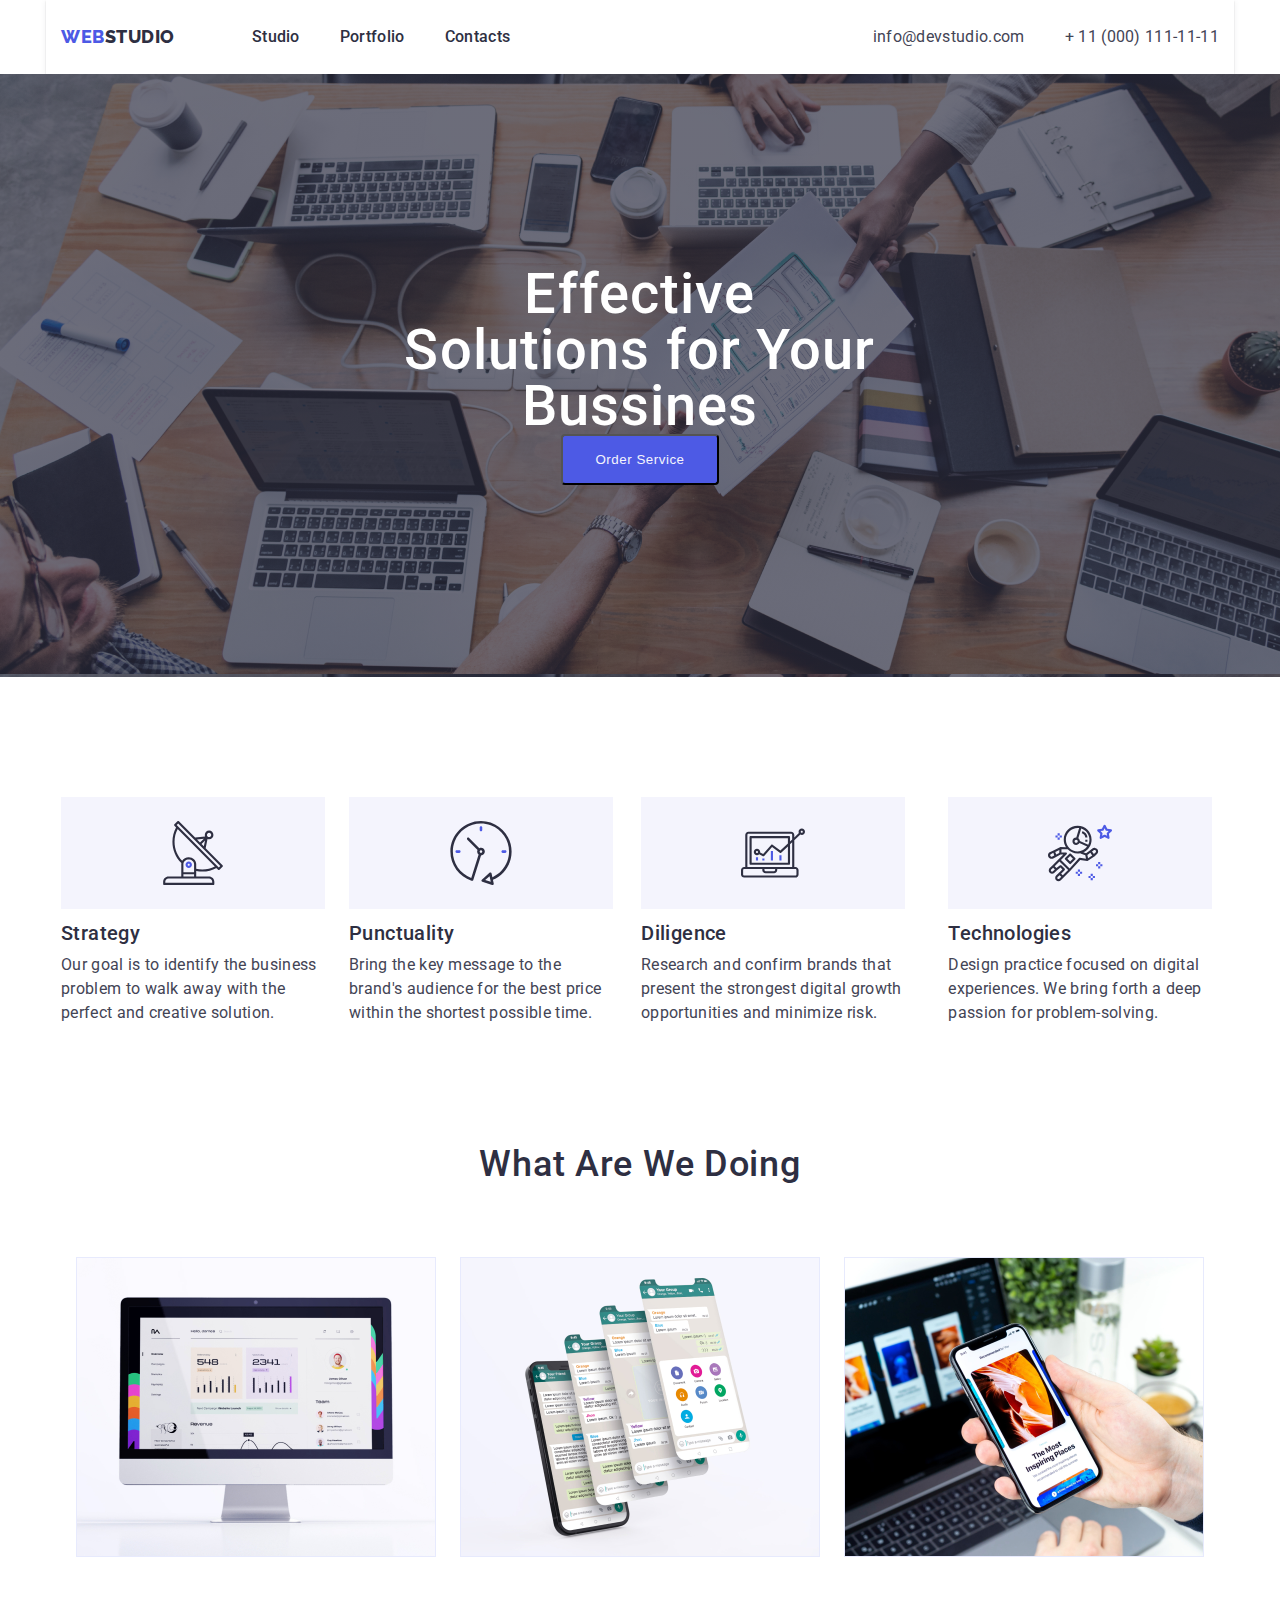
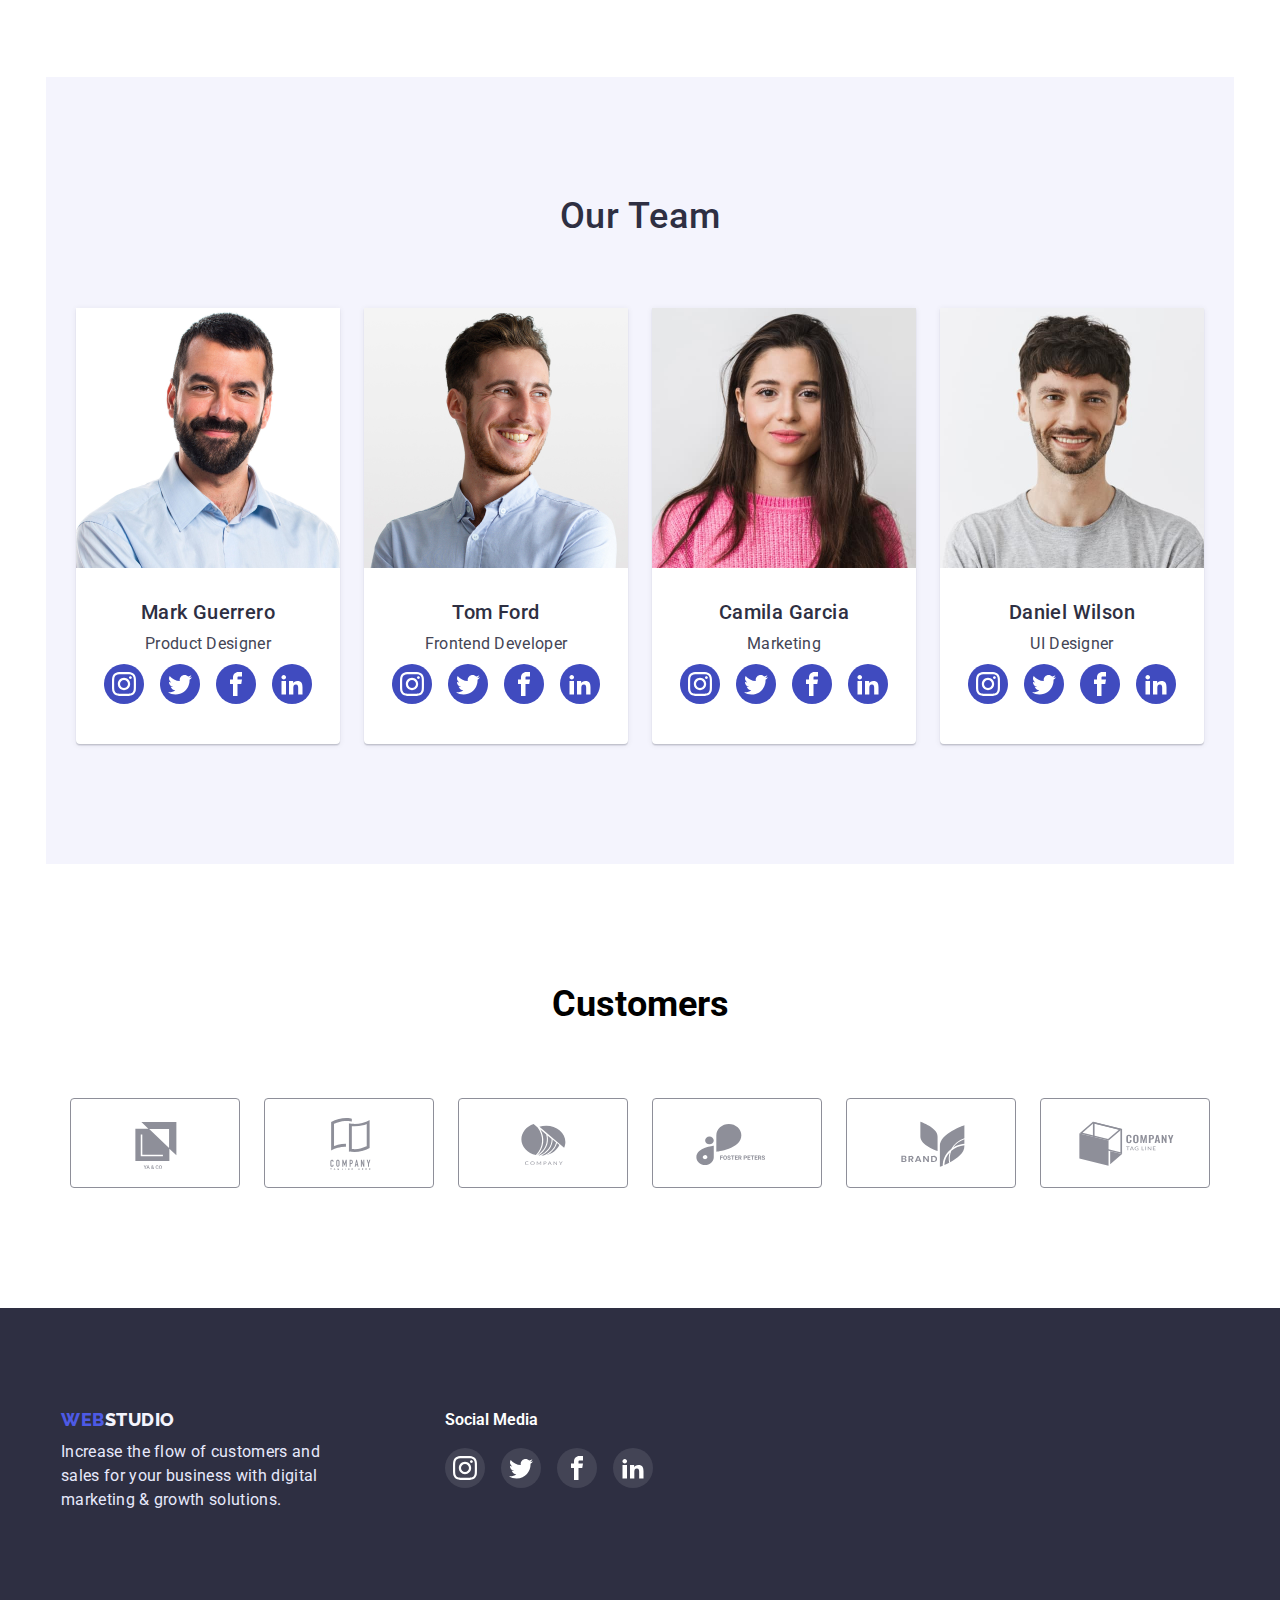
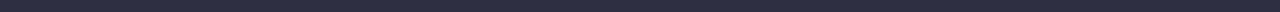
<file: index.html>
<!DOCTYPE html>
<html lang="en">
<head>
    <meta charset="UTF-8">
    <meta http-equiv="X-UA-Compatible" content="IE=edge">
    <meta name="viewport" content="width=device-width, initial-scale=1.0">
<link rel="preconnect" href="https://fonts.googleapis.com">
<link rel="preconnect" href="https://fonts.gstatic.com" crossorigin>
<link href="https://fonts.googleapis.com/css2?family=Raleway:wght@800&family=Roboto:wght@400;500;700&display=swap"
    rel="stylesheet">
    <link href="https://cdnjs.cloudflare.com/ajax/libs/modern-normalize/1.1.0/modern-normalize.min.css">
    <link rel="stylesheet" href="./styles.css">
    <title>WebStudio</title>
</head>
<body>
    <header class="container" class="header">
        <div>
            <nav class="nav_style" style="list-style:none;">
                <a class="webstudio" href="index.html"><span class="web">WEB</span>STUDIO</a>
        </div>
        <ul class="nav_link">
            <li class="list"><a class="nav" href="index.html">Studio</a></li>
            <li class="list"><a class="nav" href="portfolio.html">Portfolio</a></li>
            <li class="list"><a class="nav" href="">Contacts</a></li>
        </ul>
        </nav>
        <ul class="cont_ul">
            <li class="listcont"><a class="cont" href="mailto:info@devstudio.com">info@devstudio.com</a></li>
            <li class="listcont"><a class="cont" href="tel:+110001111111">+ 11 (000) 111-11-11</a></li>
        </ul>
    </header>
    <main>
        <section class="service_order">
            <h1 class="solut">Effective Solutions for Your Bussines</h1>
            <button class="button_order" type="button">Order Service</button>
        </section>
        <section class="pecu">
            <div  class="container">
        <h2 hidden>peculiarities</h2>
            <ul class="char_ul">
                <li class="listchar">
                    <a href="">
                    <div>
                        <svg class="char_svg">
                            <use href="./images/sprite.svg#icon-image"></use>
                        </svg>
                    </div>
                    </a>
                    <h3 class="char_header">Strategy</h3>
                    <p class="char">Our goal is to identify the business
                    problem to walk away with the perfect and creative solution.</p>
                </li>
                <li class="listchar">
                        <a href="">
                    <div>
                        <svg class="char_svg">
                            <use href="./images/sprite.svg#icon-image1"></use>
                        </svg>
                    </div>
                </a>
                    <h3 class="char_header">Punctuality</h3>
                    <p class="char">Bring the key message to the brand's audience for the best price within the shortest possible time.</p>
                </li>
                <li class="listchar">
                <a href="">
                    <div>
                        <svg class="char_svg">
                            <use href="./images/sprite.svg#icon-image2"></use>
                        </svg>
                    </div>
                </a>
                    <h3 class="char_header">Diligence</h3>
                    <p class="char">Research and confirm brands that present the strongest digital growth opportunities and minimize risk.</p>
                </li>
                <li class="listchar">
                    <a href="">
                    <div>
                        <svg class="char_svg">
                            <use href="./images/sprite.svg#icon-image3"></use>
                        </svg>
                    </div>
                </a>
                    <h3 class="char_header">Technologies</h3>
                    <p class="char">Design practice focused on digital experiences. We bring forth a deep passion for problem-solving.</p>
                </li>
            </ul> 
            </div>
        </section>
        <section class="wawd_section">
            <div class="container" >
            <h2 class="wawd">What Are We Doing</h2>
            <ul class="wawd_ul" style="list-style: none;">
            <li class="wawd_img"><img src="images/image.jpg" alt="computer" width="360" height="300"></li>
            <li class="wawd_img"><img src="images/image(1).jpg" alt="phone" width="360" height="300"></li>
            <li class="wawd_img"><img src="images/image(2).jpg" alt="information in phone" width="360" height="300"></li>
            </ul>
            </div>
        </section>
        <section class="ot_section">
        <div class="container_ot">
            <h2 class="ot">Our Team</h2>
            <ul class="teamates" style="list-style: none;">
            <li class="teamates_box"><img src="images/image(3).jpg" alt="man" width="264" height="260"><div class="teametes_div">
                <h3 class="teamate_name">Mark Guerrero</h3><p class="teamate_prof">Product Designer</p>
                <div>
                    <ul class="four_svg">
                        <li class="svg_li">
                            <a class="ot_a" href=""><svg>
                                <use href="./images/sprite.svg#icon-instagram"></use>
                            </svg></a>
                        </li>
                        <li class="svg_li">
                            <a class="ot_a" href=""><svg>
                                <use href="./images/sprite.svg#icon-twitter"></use>
                            </svg></a>
                        </li>
                        <li class="svg_li">
                            <a class="ot_a" href=""><svg>
                                <use href="./images/sprite.svg#icon-facebook"></use>
                            </svg></a>
                        </li>
                        <li class="svg_li">
                            <a class="ot_a" href=""><svg>
                                <use href="./images/sprite.svg#icon-linkedin2"></use>
                            </svg></a>
                        </li>
                </ul>
                </div></li>
            <li class="teamates_box"><img src="images/image(4).jpg" alt="man" width="264" height="260"><div class="teametes_div">
                <h3 class="teamate_name">Tom Ford</h3><p class="teamate_prof">Frontend Developer</p>
                <div>
                    <ul class="four_svg">
                        <li class="svg_li">
                            <a class="ot_a" href=""><svg>
                                    <use href="./images/sprite.svg#icon-instagram"></use>
                                </svg></a>
                        </li>
                        <li class="svg_li">
                            <a class="ot_a" href=""><svg>
                                    <use href="./images/sprite.svg#icon-twitter"></use>
                                </svg></a>
                        </li>
                        <li class="svg_li">
                            <a class="ot_a" href=""><svg>
                                    <use href="./images/sprite.svg#icon-facebook"></use>
                                </svg></a>
                        </li>
                        <li class="svg_li">
                            <a class="ot_a" href=""><svg>
                                    <use href="./images/sprite.svg#icon-linkedin2"></use>
                                </svg></a>
                        </li>
                    </ul>
                </div></li>
            <li class="teamates_box"><img src="images/image(5).jpg" alt="women" width="264" height="260"><div class="teametes_div">
                <h3 class="teamate_name">Camila Garcia</h3><p class="teamate_prof">Marketing</p>
                <div>
                    <ul class="four_svg">
                        <li class="svg_li">
                            <a class="ot_a" href=""><svg>
                                    <use href="./images/sprite.svg#icon-instagram"></use>
                                </svg></a>
                        </li>
                        <li class="svg_li">
                            <a class="ot_a" href=""><svg>
                                    <use href="./images/sprite.svg#icon-twitter"></use>
                                </svg></a>
                        </li>
                        <li class="svg_li">
                            <a class="ot_a" href=""><svg>
                                    <use href="./images/sprite.svg#icon-facebook"></use>
                                </svg></a>
                        </li>
                        <li class="svg_li">
                            <a class="ot_a" href=""><svg>
                                    <use href="./images/sprite.svg#icon-linkedin2"></use>
                                </svg></a>
                        </li>
                    </ul>
                </div></li>
            <li class="teamates_box"><img src="images/image(6).jpg" alt="man" width="264" height="260"><div class="teametes_div">
                <h3 class="teamate_name">Daniel Wilson</h3><p class="teamate_prof">UI Designer</p>
                <div>
                    <ul class="four_svg">
                        <li class="svg_li">
                            <a class="ot_a" href=""><svg>
                                    <use href="./images/sprite.svg#icon-instagram"></use>
                                </svg></a>
                        </li>
                        <li class="svg_li">
                            <a class="ot_a" href=""><svg>
                                    <use href="./images/sprite.svg#icon-twitter"></use>
                                </svg></a>
                        </li>
                        <li class="svg_li">
                            <a class="ot_a" href=""><svg>
                                    <use href="./images/sprite.svg#icon-facebook"></use>
                                </svg></a>
                        </li>
                        <li class="svg_li">
                            <a class="ot_a" href=""><svg>
                                    <use href="./images/sprite.svg#icon-linkedin2"></use>
                                </svg></a>
                        </li>
                    </ul>
                </div></li>
            </ul>
        </div>
        </section>
        <section>
            <div class="container_cust">
                <h2 class="cust_header">Customers</h2>
                <ul class="cust_ul">
                    <li class="cust_svg">
                        <a class="cust_a_pic" href="">
                        <svg class="cust_svg_hover">
                            <use href="./images/sprite.svg#icon-image4"></use>
                        </svg>
                        </a>
                    </li>
                    <li class="cust_svg">
                        <a class="cust_a_pic" href="">
                        <svg class="cust_svg_hover">
                            <use href="./images/sprite.svg#icon-image5"></use>
                        </svg>
                    </a>
                    </li>
                    <li class="cust_svg">
                        <a class="cust_a_pic" href="">
                        <svg class="cust_svg_hover">
                            <use href="./images/sprite.svg#icon-image6"></use>
                        </svg>
                        </a>
                    </li>
                    <li class="cust_svg">
                        <a class="cust_a_pic" href="">
                        <svg class="cust_svg_hover">
                            <use href="./images/sprite.svg#icon-image7"></use>
                        </svg>
                        </a>
                    </li>
                    <li class="cust_svg">
                        <a class="cust_a_pic" href="">
                        <svg class="cust_svg_hover">
                            <use href="./images/sprite.svg#icon-image8"></use>
                        </svg>
                        </a>
                    </li>
                    <li class="cust_svg">
                        <a class="cust_a_pic" href="">
                        <svg>
                            <use href="./images/sprite.svg#icon-image9"></use>
                        </svg>
                        </a>
                    </li>
                </ul>
            </div>
        </section>
         </main>
        <footer class="footer_color">
            <div class="container_footer">
                <div>
                        <a class="webstudio_footer" href="index.html"><span class="web">WEB</span>STUDIO</a>
                        <p class="footer_text">Increase the flow of customers and sales for your business with digital marketing
                            &
                            growth solutions.</p>
                            </div>
                    <div class="footer_cont">
                    <h2 class="footer_media">Social Media</h2>
                        <ul class="footer_div_svg">
                            <li class="svg_li">
                                <a class="footer_a_svg" href=""><svg>
                                        <use href="./images/sprite.svg#icon-instagram"></use>
                                    </svg></a>
                            </li>
                            <li class="svg_li">
                                <a class="footer_a_svg" href=""><svg>
                                        <use href="./images/sprite.svg#icon-twitter"></use>
                                    </svg></a>
                            </li>
                            <li class="svg_li">
                                <a class="footer_a_svg" href=""><svg>
                                        <use href="./images/sprite.svg#icon-facebook"></use>
                                    </svg></a>
                            </li>
                            <li class="svg_li">
                                <a class="footer_a_svg" href=""><svg>
                                        <use href="./images/sprite.svg#icon-linkedin2"></use>
                                    </svg></a>
                            </li>
                        </ul>
                    </div>
            </div>
        </footer>
    </body>
    </html>
</file>
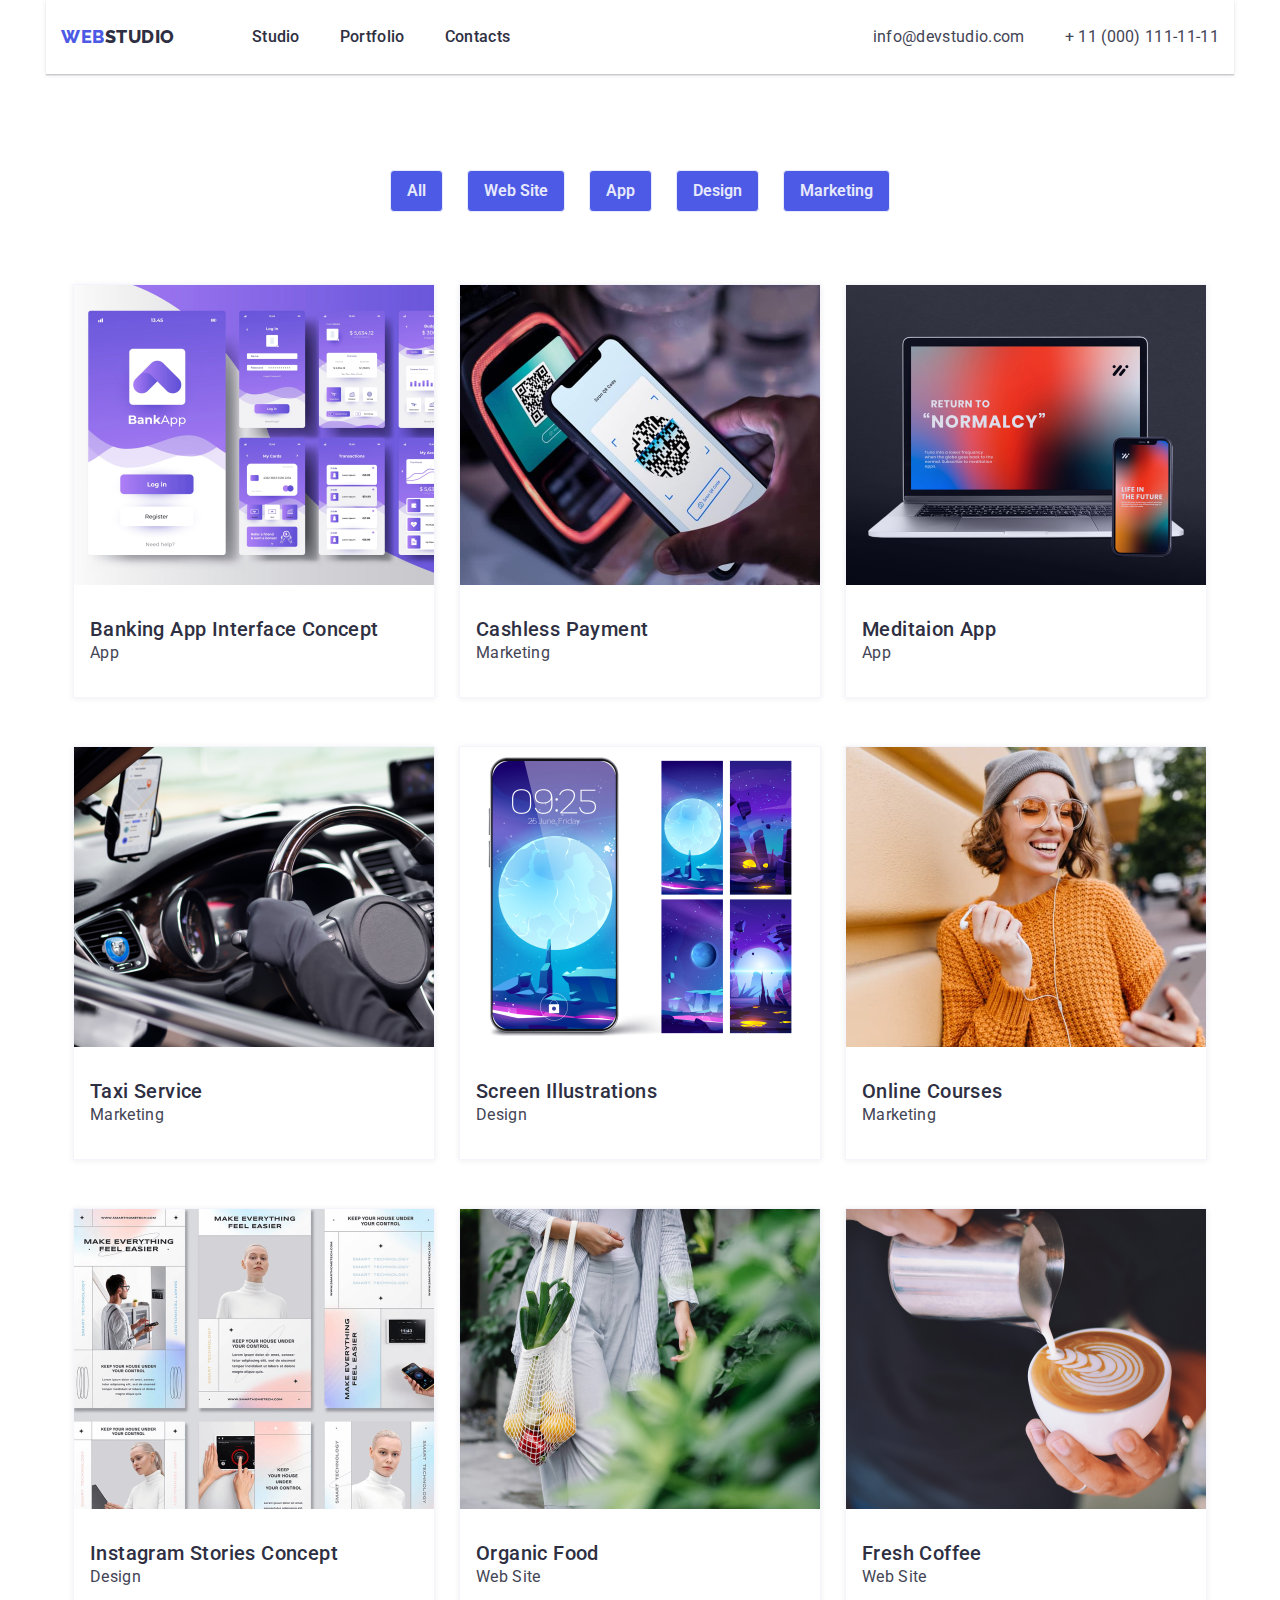
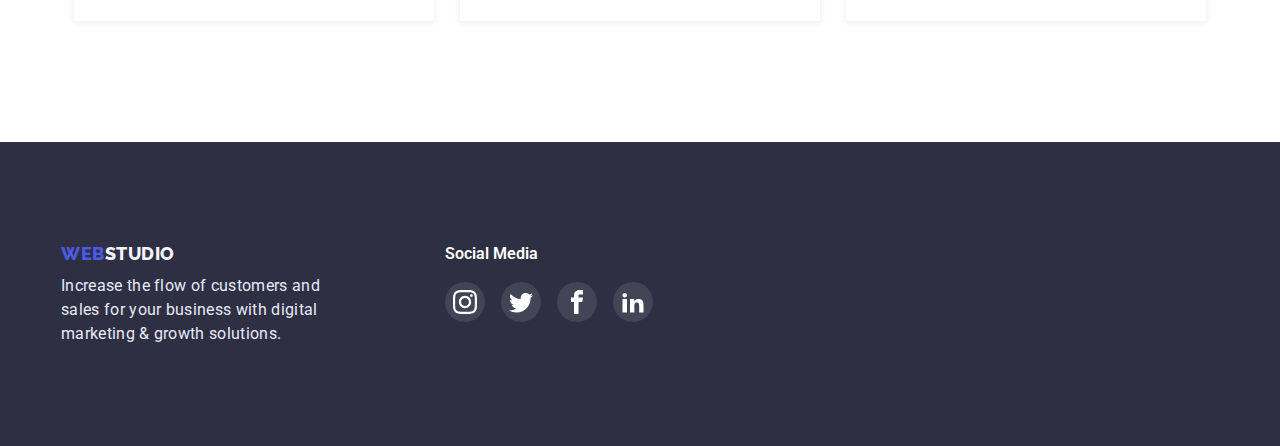
<file: portfolio.html>
<!DOCTYPE html>
<html lang="en">
<head>
    <meta charset="UTF-8">
    <meta http-equiv="X-UA-Compatible" content="IE=edge">
    <meta name="viewport" content="width=device-width, initial-scale=1.0">
<link rel="preconnect" href="https://fonts.googleapis.com">
<link rel="preconnect" href="https://fonts.gstatic.com" crossorigin>
<link href="https://fonts.googleapis.com/css2?family=Raleway:wght@800&family=Roboto:wght@400;500;700&display=swap"
    rel="stylesheet">
   <link href="https://cdnjs.cloudflare.com/ajax/libs/modern-normalize/1.1.0/modern-normalize.min.css">
    <link rel="stylesheet" href="./styles.css">
    <title>Portfolio</title>
</head>
<body>
    <header class="container" class="header">
        <div>
            <nav class="nav_style" style="list-style:none;">
                <a class="webstudio" href="index.html"><span class="web">WEB</span>STUDIO</a>
        </div>
        <ul class="nav_link">
            <li class="list"><a class="nav" href="index.html">Studio</a></li>
            <li class="list"><a class="nav" href="portfolio.html">Portfolio</a></li>
            <li class="list"><a class="nav" href="">Contacts</a></li>
        </ul>
        </nav>
        <ul class="cont_ul">
            <li class="listcont"><a class="cont" href="mailto:info@devstudio.com">info@devstudio.com</a></li>
            <li class="listcont"><a class="cont" href="tel:+110001111111">+ 11 (000) 111-11-11</a></li>
        </ul>
    </header>
    <main>
        <section class="container_nav">
            <h2 hidden>navigation</h2>
            <ul class="nav_buttons" style="list-style: none;">
                <li class="li_but"><button class="nav_port" type="button">All</button></li>
                <li class="li_but"><button class="nav_port" type="button">Web Site</button></li>
                <li class="li_but"><button class="nav_port" type="button">App</button></li>
                <li class="li_but"><button class="nav_port" type="button">Design</button></li>
                <li class="li_but"><button class="nav_port" type="button">Marketing</button></li>
            </ul>
        </section>
        <section class="container">
    <ul class="proj_ul" style="list-style:none ;">
    <li class="listproj"><img src="images/image(7).jpg" alt="" width="360" height="300">
        <div class="proj_char">
            <h3 class="name_proj">Banking App Interface Concept</h3>
            <p class="type_proj">App</p>
        </div>
    </li>
    <li class="listproj"><img src="images/image(8).jpg" alt="" width="360" height="300">
        <div class="proj_char">
            <h3 class="name_proj">Cashless Payment</h3>
            <p class="type_proj">Marketing</p>
        </div>
    </li>
    <li class="listproj"><img src="images/image(9).jpg" alt="" width="360" height="300">
        <div class="proj_char">
            <h3 class="name_proj">Meditaion App</h3>
            <p class="type_proj">App</p>
        </div>
            </li>
            <li class="listproj"><img src="images/image(10).jpg" alt="" width="360" height="300">
                <div class="proj_char">
                    <h3 class="name_proj">Taxi Service</h3>
                    <p class="type_proj">Marketing</p>
                </div>
            </li>
            <li class="listproj"><img src="images/image(11).jpg" alt="" width="360" height="300">
                <div class="proj_char">
                    <h3 class="name_proj">Screen Illustrations</h3>
                    <p class="type_proj">Design</p>
                </div>
            </li>
            <li class="listproj"><img src="images/image(12).jpg" alt="" width="360" height="300">
                <div class="proj_char">
                    <h3 class="name_proj">Online Courses</h3>
                    <p class="type_proj">Marketing</p>
                </div>
            </li>
            <li class="listproj"><img src="images/image(13).jpg" alt="" width="360" height="300">
                <div class="proj_char">
                    <h3 class="name_proj">Instagram Stories Concept</h3>
                    <p class="type_proj">Design</p>
                </div>
                </li>
                <li class="listproj"><img src="images/image(14).jpg" alt="" width="360" height="300">
                <div class="proj_char">
                    <h3 class="name_proj">Organic Food</h3>
                    <p class="type_proj">Web Site</p>
                </div>
            </li>
            <li class="listproj"><img src="images/image(15).jpg" alt="" width="360" height="300">
                <div class="proj_char">
                    <h3 class="name_proj">Fresh Coffee</h3>
                    <p class="type_proj">Web Site</p>
                </div>
            </li>
            </ul>
    </section>
        </main>
        <footer class="footer_color">
            <div class="container_footer">
                <div>
                    <a class="webstudio_footer" href="index.html"><span class="web">WEB</span>STUDIO</a>
                    <p class="footer_text">Increase the flow of customers and sales for your business with digital marketing
                        &
                        growth solutions.</p>
                </div>
                <div class="footer_cont">
                    <h2 class="footer_media">Social Media</h2>
                    <ul class="footer_div_svg">
                        <li class="svg_li">
                            <a class="footer_a_svg" href=""><svg>
                                    <use href="./images/sprite.svg#icon-instagram"></use>
                                </svg></a>
                        </li>
                        <li class="svg_li">
                            <a class="footer_a_svg" href=""><svg>
                                    <use href="./images/sprite.svg#icon-twitter"></use>
                                </svg></a>
                        </li>
                        <li class="svg_li">
                            <a class="footer_a_svg" href=""><svg>
                                    <use href="./images/sprite.svg#icon-facebook"></use>
                                </svg></a>
                        </li>
                        <li class="svg_li">
                            <a class="footer_a_svg" href=""><svg>
                                    <use href="./images/sprite.svg#icon-linkedin2"></use>
                                </svg></a>
                        </li>
                    </ul>
                </div>
            </div>
        </footer>
    </body>   
    </html>
</file>
<file: styles.css>
.body {
    font-family: 'Roboto', sans-serif;
    width: 1158px;
    margin: 0;
}

body {
    margin: 0;
}

a {
    text-decoration: none;
}

ul {
    margin: 0;
    padding: 0;
    list-style: none;
}

h1,h2,h3,h4,p {
margin: 0;
}

img {
    display: block;
    max-width: 100%;
}

.container {
    width: 1158px;
    padding-left: 15px;
    padding-right: 15px;
    margin-left: auto;
    margin-right: auto;
    display: block;
}


header.container {
    display: flex;
    padding-top: 25px;
    padding-bottom: 25px;
    background: #FFFFFF;
    box-shadow: 0px 2px 1px rgba(46, 47, 66, 0.08), 0px 1px 1px rgba(46, 47, 66, 0.16), 0px 1px 6px rgba(46, 47, 66, 0.08);
}


.header {
    display: flex;
    border: 1px solid #ececec;
    width: 1158px;
    padding-left: 15px;
    padding-right: 15px;
    margin-left: auto;
    margin-right: auto;

}

.webstudio {
    display: flex;
    font-family: 'Raleway';
    font-style: normal;
    font-weight: 800;
    font-size: 18px;
    line-height: 1.33;

    letter-spacing: 0.03em;

    color: #2E2F42;

    margin-right: 77px;

}

.webstudio_footer {
    font-family: 'Raleway';
    font-style: normal;
    font-weight: 800;
    font-size: 18px;
    line-height: 1.33;

    letter-spacing: 0.03em;

    color: #F4F4FD;
    display: flex;
}

.web {
    font-family: 'Raleway';
    font-style: normal;
    font-weight: 800;
    font-size: 18px;
    line-height: 1.33;

    letter-spacing: 0.03em;

    color: #4D5AE5;

}

.nav_link {
    display: flex;
    padding: 0;

}

.nav {
    display: flex;
    font-family: 'Roboto';
    font-style: normal;
    font-weight: 500;
    font-size: 16px;
    line-height: 1.5;

    letter-spacing: 0.02em;

    color: #2E2F42;
    text-decoration: none;
    margin: 0 auto;
}

.nav_port {
    font-family: 'Roboto';
    font-style: normal;
    font-weight: 600;
    font-size: 16px;
    line-height: 1.5;
    box-sizing: border-box;
    padding: 8px 16px;
    background: #4D5AE5;

    color: #E7E9FC;
    cursor: pointer;
    border: 1px solid #E7E9FC;
    border-radius: 4px;

}

.nav:hover {
    color: #4D5AE5;
}

.nav_port:hover {
    background-color: #404BBF;
    color: #F4F4FD;
}

.cont {
    display: flex;
    font-family: 'Roboto';
    font-style: normal;
    line-height: 1.5;
    font-size: 16px;
    letter-spacing: 0.02em;

    color: #434455;

}

.cont_ul {
    display: flex;
    margin: 0;
    padding: 0;
    align-items: center;
    margin-left: auto;
}

.cont:hover {
    color: #4D5AE5;
}

.service_order {
    background-image: linear-gradient(rgba(46, 47, 66, 0.7),
    rgba(46, 47, 66, 0.7)), url("./images/people-office 1.jpg");
    background-color: #2E2F42;
    padding: 192px;
    padding-left: 15px;
    padding-right: 15px;
    margin-left: auto;
    margin-right: auto;
    display: block;
    max-width: 1440px;
}

.solut {
    font-family: 'Roboto';
    font-style: normal;
    font-weight: 500;
    font-size: 56px;
    line-height: 1.0;

    letter-spacing: 0.02em;

    color: #FFFFFF;
    text-align: center;
    margin: 0 auto;
    margin-bottom: 48px;
    width: 492px;
    height: 120px;
}

footer.container {
    background-color: #2E2F42;
}

.button_order {
    padding-top: 16px;
    padding-right: 32px;
    padding-bottom: 16px;
    padding-left: 32px;
    border-radius: 4px;
    text-align: center;
    letter-spacing: 0.04em;
    background: #4D5AE5;
    color: #F4F4FD;
    cursor: pointer;
    display: block;
    margin: 0 auto;

}

.button_order:hover {
    background-color: #404BBF;
    color: #F4F4FD;
}

.char_header {
    font-family: 'Roboto';
    font-style: normal;
    font-size: 20px;
    font-weight: 500;
    line-height: 1.2;

    letter-spacing: 0.02em;

    color: #2E2F42;
    text-decoration: none;
    margin: 0 auto;
    margin-bottom: 8px;
    margin-top: 8px;
}

.char {
    display: flex;
    font-family: 'Roboto';
    font-style: normal;
    font-size: 16px;
    line-height: 1.5;

    letter-spacing: 0.02em;

    color: #434455;
    margin: 0 auto;
}

.wawd {
    font-family: 'Roboto';
    font-style: normal;
    font-weight: 500;
    font-size: 36px;
    line-height: 1.1;

    letter-spacing: 0.02em;

    color: #2E2F42;
    text-align: center;
    margin: 0 auto;
    margin-bottom: 72px;
}

.wawd_section {
    display: flex;
    align-items: center;
    padding-bottom: 120px;
}


.wawd_ul {
    display: flex;
    padding-left: 0;
    justify-content: center;
}

.wawd_img {
    margin-right: 24px;
}

.wawd_img:last-child {
    margin-right: 0;
}

.ot {
    display: flex;
    font-family: 'Roboto';
    font-style: normal;
    font-size: 36px;
    font-weight: 500;
    line-height: 1.1;

    letter-spacing: 0.02em;

    color: #2E2F42;
    margin: 0 auto;
    display: flex;

    justify-content: center;
    margin-bottom: 72px;
}

.container_ot {
    padding-top: 120px;
    width: 1158px;
    padding-left: 15px;
    padding-right: 15px;
    margin-left: auto;
    margin-right: auto;
    display: block;
    padding-bottom: 120px;
    background-color: #F4F4FD;
}


.teamates {
    display: flex;
    padding: 0;
    justify-content: center;
}

.teamates_box:last-child {
    margin-right: 0;
}

.teamates_box {
    margin-right: 24px;
    background-color: #FFFFFF;
    box-shadow: 0px 1px 6px rgba(46, 47, 66, 0.08), 0px 1px 1px rgba(46, 47, 66, 0.16), 0px 2px 1px rgba(46, 47, 66, 0.08);
    border-radius: 0px 0px 4px 4px;
    height: 436px;
}

.teametes_div {
    margin: 0 auto;
    justify-content: center;
    padding: 32px 16px 32px 16px;

}

.teamate_name {
    font-family: 'Roboto';
    font-style: normal;
    font-size: 20px;
    font-weight: 500;
    line-height: 1.2;

    letter-spacing: 0.02em;

    color: #2E2F42;
    display: flex;
    margin: 0 auto;
    margin-bottom: 8px;
    justify-content: center;
}

.teamate_prof {
    font-family: 'Roboto';
    font-style: normal;
    font-size: 16px;
    font-weight: 400;
    line-height: 1.5;
    letter-spacing: 0.02em;

    color: #434455;

    display: flex;
    margin: 0 auto;
    justify-content: center;

}

.footer_text {
    font-family: 'Roboto';
    font-style: normal;
    font-size: 16px;
    line-height: 1.5;

    letter-spacing: 0.02em;

    color: #E7E9FC;
    display: flex;
    margin-left: 0;
    margin-top: 8px;
    width: 264px;
    height: 72px;

}

.nav_buttons {
    display: flex;
    justify-content: center;
    margin-left: 427px;
    padding-left: 0;
    padding-top: 96px;
    margin: 0;
}

.container_nav {
    width: 1158px;
    padding-left: 15px;
    padding-right: 15px;
    margin-left: auto;
    margin-right: auto;
    display: block;
    padding-bottom: 72px;
}

.li_but {
    margin-right: 24px;
}

.li_but:last-child {
    margin-right: 0;
}

.nav_port_text {
    font-family: 'Roboto';
    font-style: normal;
    font-size: 16px;
    font-weight: 500;
    line-height: 1.5;

    letter-spacing: 0.04em;

    color: #4D5AE5;

}

.name_proj {
    display: flex;
    margin: 0 auto;
    font-family: 'Roboto';
    font-style: normal;
    font-size: 20px;
    font-weight: 500;
    line-height: 1.2;

    letter-spacing: 0.02em;

    color: #2E2F42;
    padding-left: 16px;
}

.type_proj {
    display: flex;
    margin: 0 auto;
    font-family: 'Roboto';
    font-style: normal;
    font-size: 16px;
    line-height: 1.5;

    letter-spacing: 0.02em;

    color: #434455;
    padding-left: 16px;

}

.customers {
    font-family: 'Roboto';
    font-style: normal;
}

.footer_color {
    background-color: #2E2F42;
}

.list {
    display: flex;
    list-style: none;
    margin-right: 40px;
}

.list:last-child {
    margin-right: 0;
}

.listcont {
    display: flex;
    list-style: none;
    margin-right: 40px;
}

.listcont:last-child {
    margin-right: 0;
}

.listport {
    display: flex;
    list-style: none;
}

.listchar {
    display: table;
    list-style: none;
    margin-right: 24px;
}

.listchar:last-child {
    margin: 0;
}

.char_ul {
    display: flex;
    margin: 0 ;
    padding-left: 0;
    align-items: center;

}

.socialnetwork {
    display: flex;
    flex-direction: row;
    justify-content: space-evenly;
    width: 25px;

}

.listproj {
    margin-bottom: 48px;
    width: 360px;
    list-style: none;
    margin-right: 24px;
    border: 0.5px solid #F4F4FD;
    box-shadow: 0px 1px 6px rgba(46, 47, 66, 0.08);
    cursor: pointer;
}

.listproj:hover {
    border: 0.5px solid #F4F4FD;
    box-shadow: 0px 1px 6px rgba(46, 47, 66, 0.08), 0px 1px 1px rgba(46, 47, 66, 0.16), 0px 2px 1px rgba(46, 47, 66, 0.08);
}

.listproj:nth-child(3n) {
    margin-right: 0;
}

.listproj:nth-last-child(-n + 3) {
    margin-bottom: 0;
}

.proj_char {
    padding: 32px 0;
}

.proj_ul {
    display: flex;
    justify-content: center;
    padding-left: 0;
    flex-wrap: wrap;
    padding-bottom: 120px;
    margin: 0;
}

.listproj_ {
    padding: 0;
    margin-bottom: 48px;
    margin-right: 0;
    border: 0.5px solid #F4F4FD;
    box-shadow: 0px 1px 6px rgba(46, 47, 66, 0.08);
}

.pecu {
    display: flex;
    margin: 0 auto;
    padding-left: 0;
    padding-top: 120px;
    padding-bottom: 120px;
    align-items: center;
}

.footer_div {
    display: flex;
}

.footer_social {
    display: flex;
    flex-direction: row;
}


.footer_div:last-child {
    display: flex;
    padding-bottom: 0;
    margin: 0;
}

.footer_ul {
    display: block;
    padding-top: 100px;
    padding-bottom: 100px;
    margin-top: 0;
}

.char_svg{
background-color: #F4F4FD;
width: 64px;
height: 64px;
padding: 24px 100px 24px 100px;
}


.ot_a {
    display: flex;
    width: 24px;
    height: 24px;
    background-color: #404BBF;
    fill: #FFFFFF;
    padding: 8px;
    cursor: pointer;
    border-radius: 30px;
}

.svg_li {
    display: flex;
    margin-right: 16px;
}

.svg_li:nth-child(4n - 4) {
    margin-right: 0;

}

.ot_a:nth-child(4n + 4) {
    margin: 0;
}

.footer_div_svg {
    display: flex;
    justify-content: start;
}

.ot_a:hover {
    background-color: #31D0AA;
    fill: #FFFFFF;
}

.four_svg {
    display: flex;
    margin-top: 8px;
    justify-content: center;
}

.footer_a_svg {
    display: flex;
    background-color:#434455 ;
    fill:#FFFFFF ;
    padding: 8px;
    width: 24px;
    height: 24px;
    border-radius: 30px;
}

.footer_a_svg:hover {
    background-color: #31D0AA;
    fill: #FFFFFF;
}

.footer_cont {
    margin: 0;
    margin-left: 120px;
}

.footer_media {
    font-family: 'Roboto';
    font-style: normal;
    font-weight: 600;
    font-size: 16px;
    line-height: 1.5;
    color: #FFFFFF;
    margin-bottom: 16px;
}

.container_footer {
    width: 1158px;
    padding-left: 15px;
    padding-right: 15px;
    margin-left: auto;
    margin-right: auto;
    display: flex;
    padding-top: 100px;
    padding-bottom: 100px;
}


.container_cust {
    width: 1158px;
    padding-left: 15px;
    padding-right: 15px;
    margin-left: auto;
    margin-right: auto;
    display: block;
    padding-bottom: 120px;
}

.cust_header {
    display: flex;
    font-family: 'Roboto';
    font-style: normal;
    font-weight: 700;
    font-size: 36px;
    line-height: 1.16;
    margin-bottom: 72px;
    justify-content: center;
    padding-top: 120px;
}

.cust_ul {
    display: flex;
    justify-content: center;
}

.cust_svg {
    display: flex;
    margin-right: 24px;
}

.cust_svg:last-child {
    margin-right: 0;
}

.cust_a_pic {
    display: flex;
    padding: 16px 32px 16px 32px ;
    width: 104px;
    height: 56px;
    border: 1px solid #8E8F99;
    border-radius: 4px;
    cursor: pointer;
    fill: #8E8F99;
}

.cust_a_pic:hover {
    border: 1px solid #4D5AE5;
    fill: #4D5AE5;
}

.cust_a_pic:focus {
    border: 1px solid #4D5AE5;
    fill: #4D5AE5;
}
</file>
